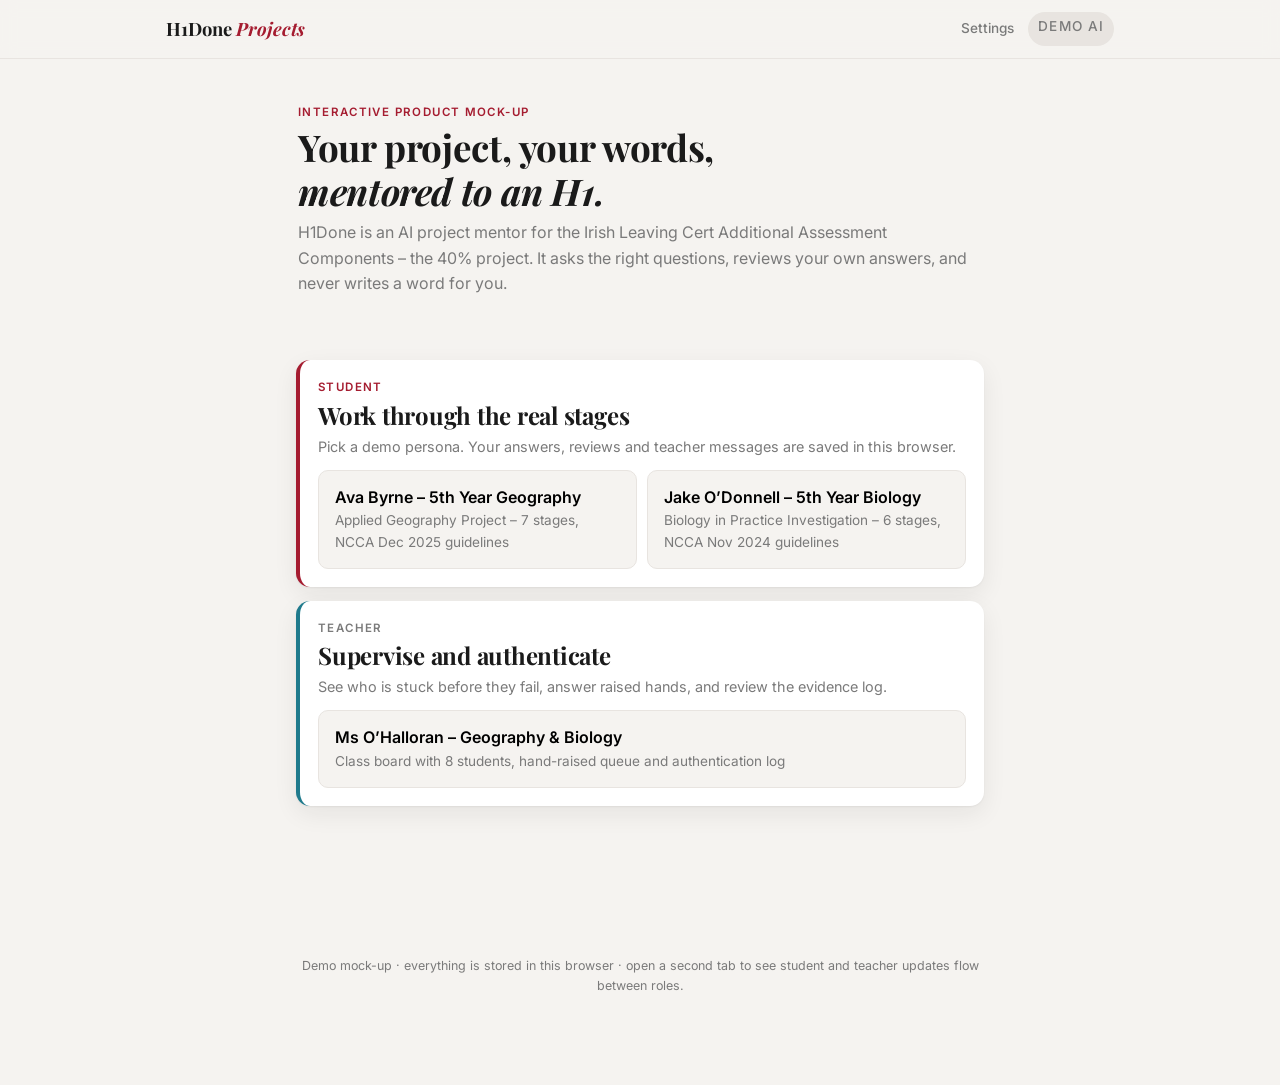
<file: index.html>
<!doctype html>
<html lang="en-IE">
<head>
  <meta charset="utf-8">
  <meta name="viewport" content="width=device-width, initial-scale=1, viewport-fit=cover">
  <title>H1Done Projects – Interactive mock-up</title>
  <meta name="description" content="Semi-interactive mock-up of H1Done Projects, an AI project mentor for Irish Leaving Cert Additional Assessment Components.">
  <meta name="theme-color" content="#A51C30">
  <link rel="preconnect" href="https://fonts.googleapis.com">
  <link rel="preconnect" href="https://fonts.gstatic.com" crossorigin>
  <link href="https://fonts.googleapis.com/css2?family=Inter:wght@400;500;600;700&family=Playfair+Display:ital,wght@0,500;0,600;0,700;1,500&display=swap" rel="stylesheet">
  <link rel="stylesheet" href="styles.css">
</head>
<body>
  <div id="app" class="app"></div>
  <div id="toast" class="toast" role="status" aria-live="polite"></div>
  <script src="data/geography-pack.js"></script>
  <script src="data/biology-pack.js"></script>
  <script src="data/seed-answers.js"></script>
  <script src="app.js"></script>
</body>
</html>
</file>
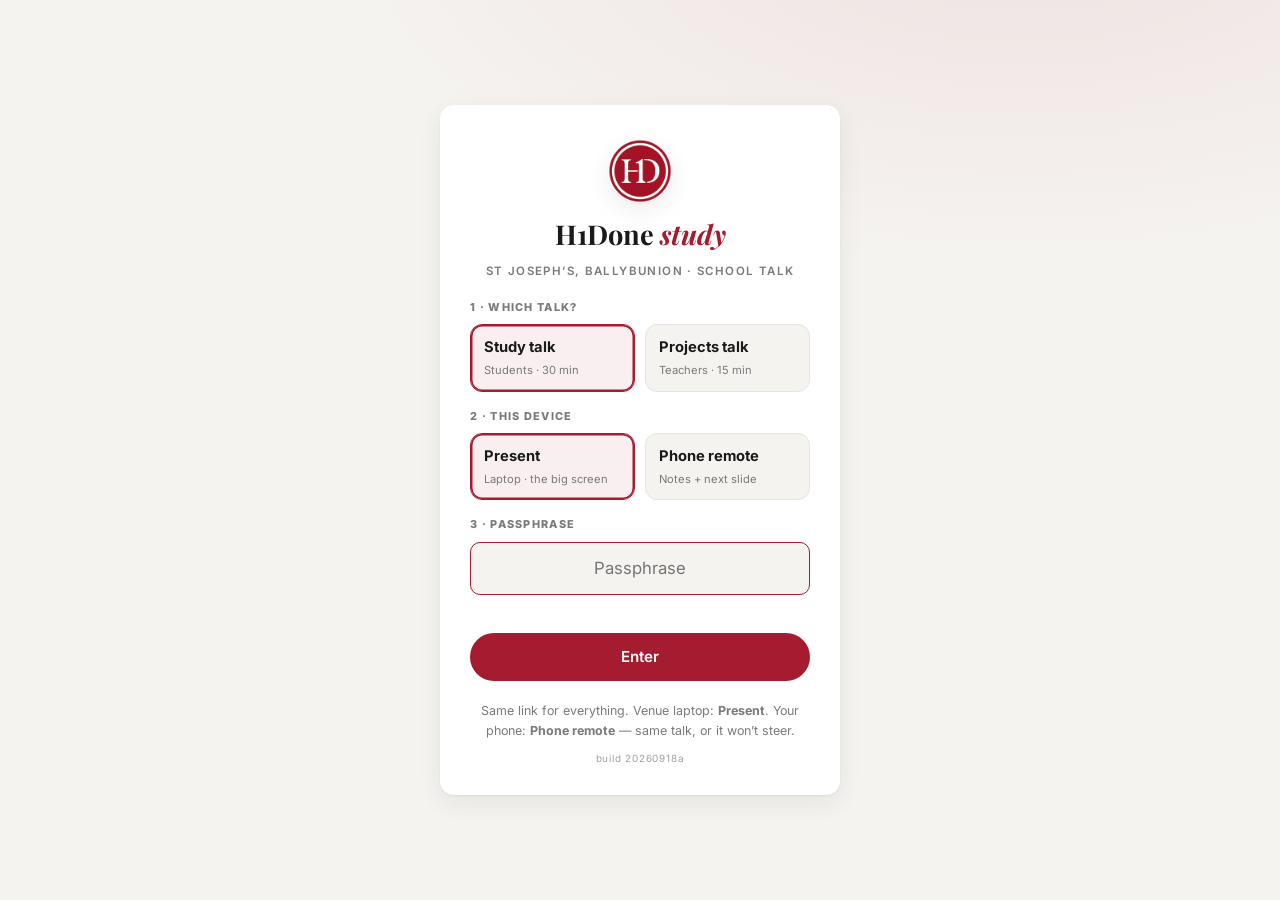
<file: talk/index.html>
<!doctype html>
<html lang="en-IE">
<head>
  <meta charset="utf-8">
  <meta name="viewport" content="width=device-width, initial-scale=1, viewport-fit=cover">
  <title>H1Done — school talk</title>
  <meta name="description" content="H1Done school talk — student study talk and teacher projects talk, one launcher.">
  <meta name="theme-color" content="#A51C30">
  <meta name="robots" content="noindex">
  <meta http-equiv="Cache-Control" content="no-cache, must-revalidate">
  <link rel="preconnect" href="https://fonts.googleapis.com">
  <link rel="preconnect" href="https://fonts.gstatic.com" crossorigin>
  <link href="https://fonts.googleapis.com/css2?family=Inter:wght@400;500;600;700;800;900&family=Playfair+Display:ital,wght@0,500;0,600;0,700;1,500;1,600&display=swap" rel="stylesheet">
  <link rel="stylesheet" href="talk.css?v=20260918a">
</head>
<body>
  <div id="app" class="app"></div>
  <div id="toast" class="toast" role="status" aria-live="polite"></div>
  <script src="vendor/mqtt.min.js"></script>
  <script src="app.js?v=20260918a"></script>
</body>
</html>
</file>
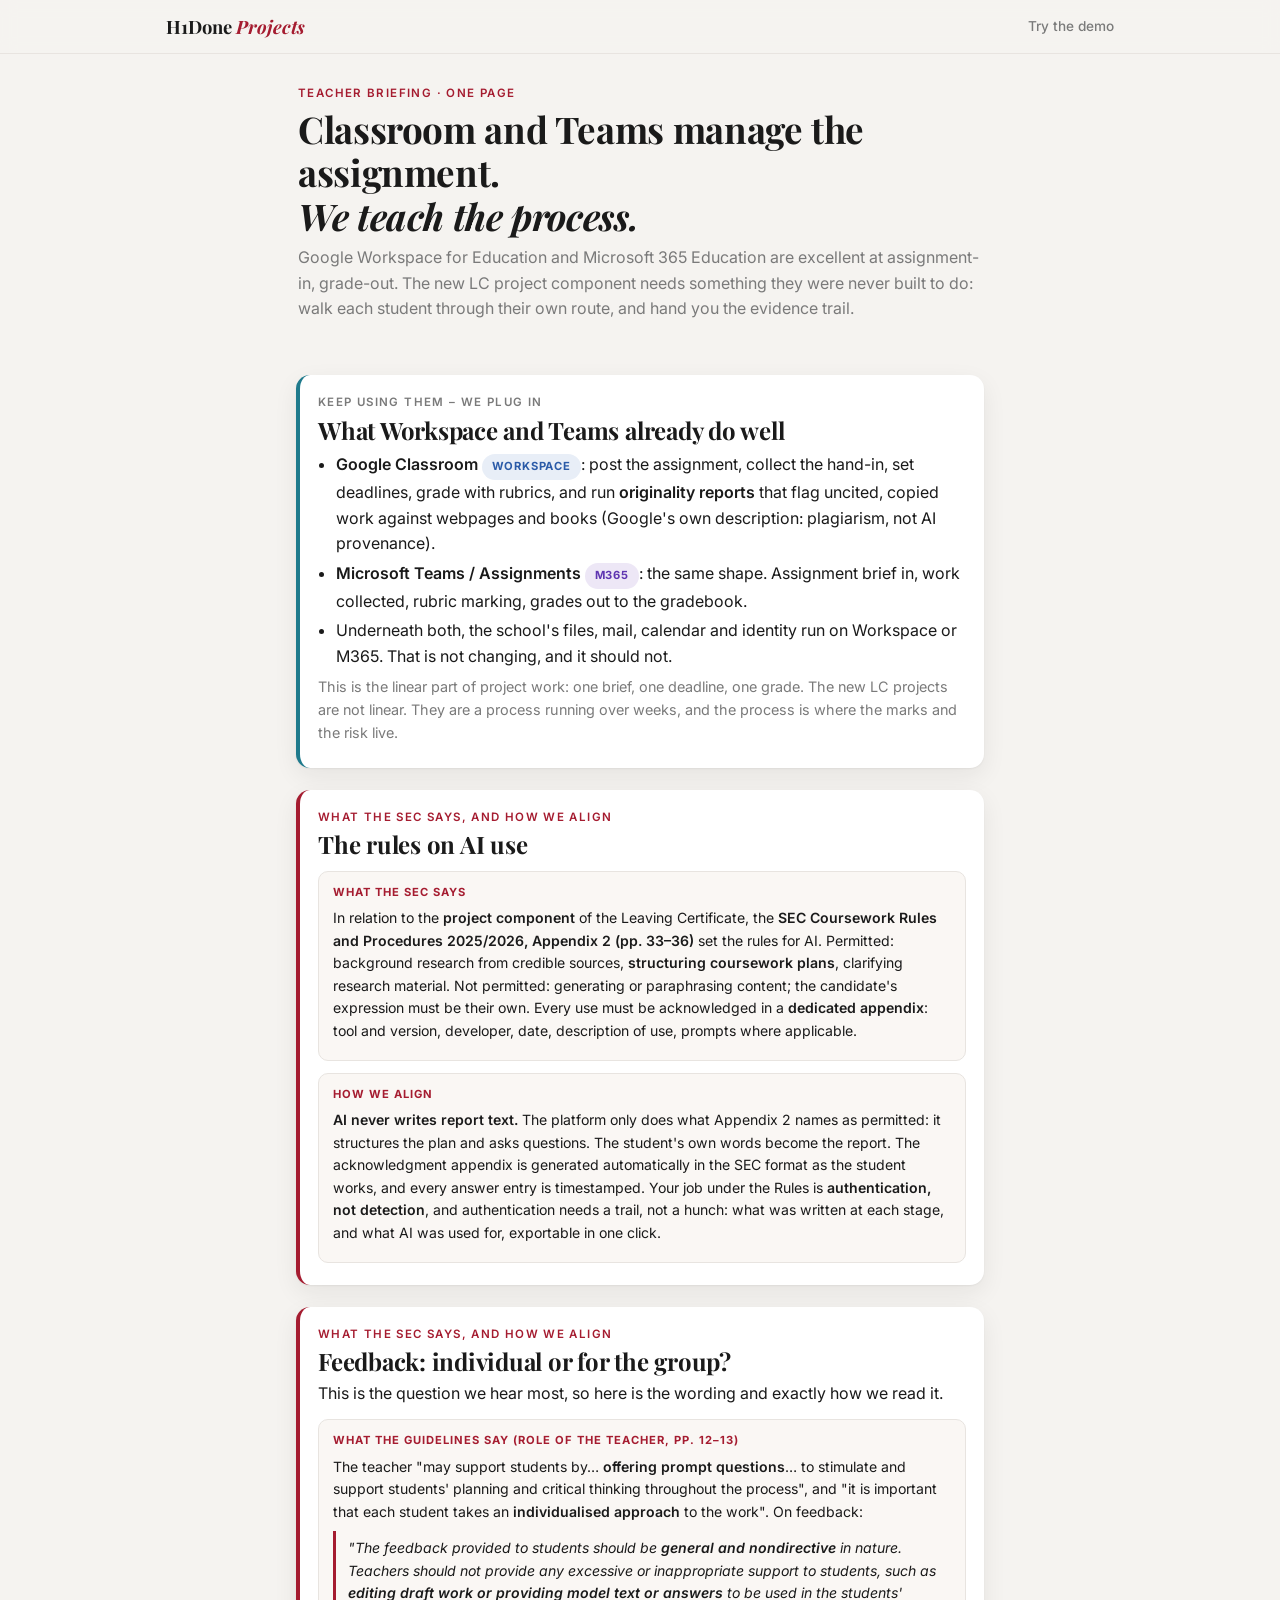
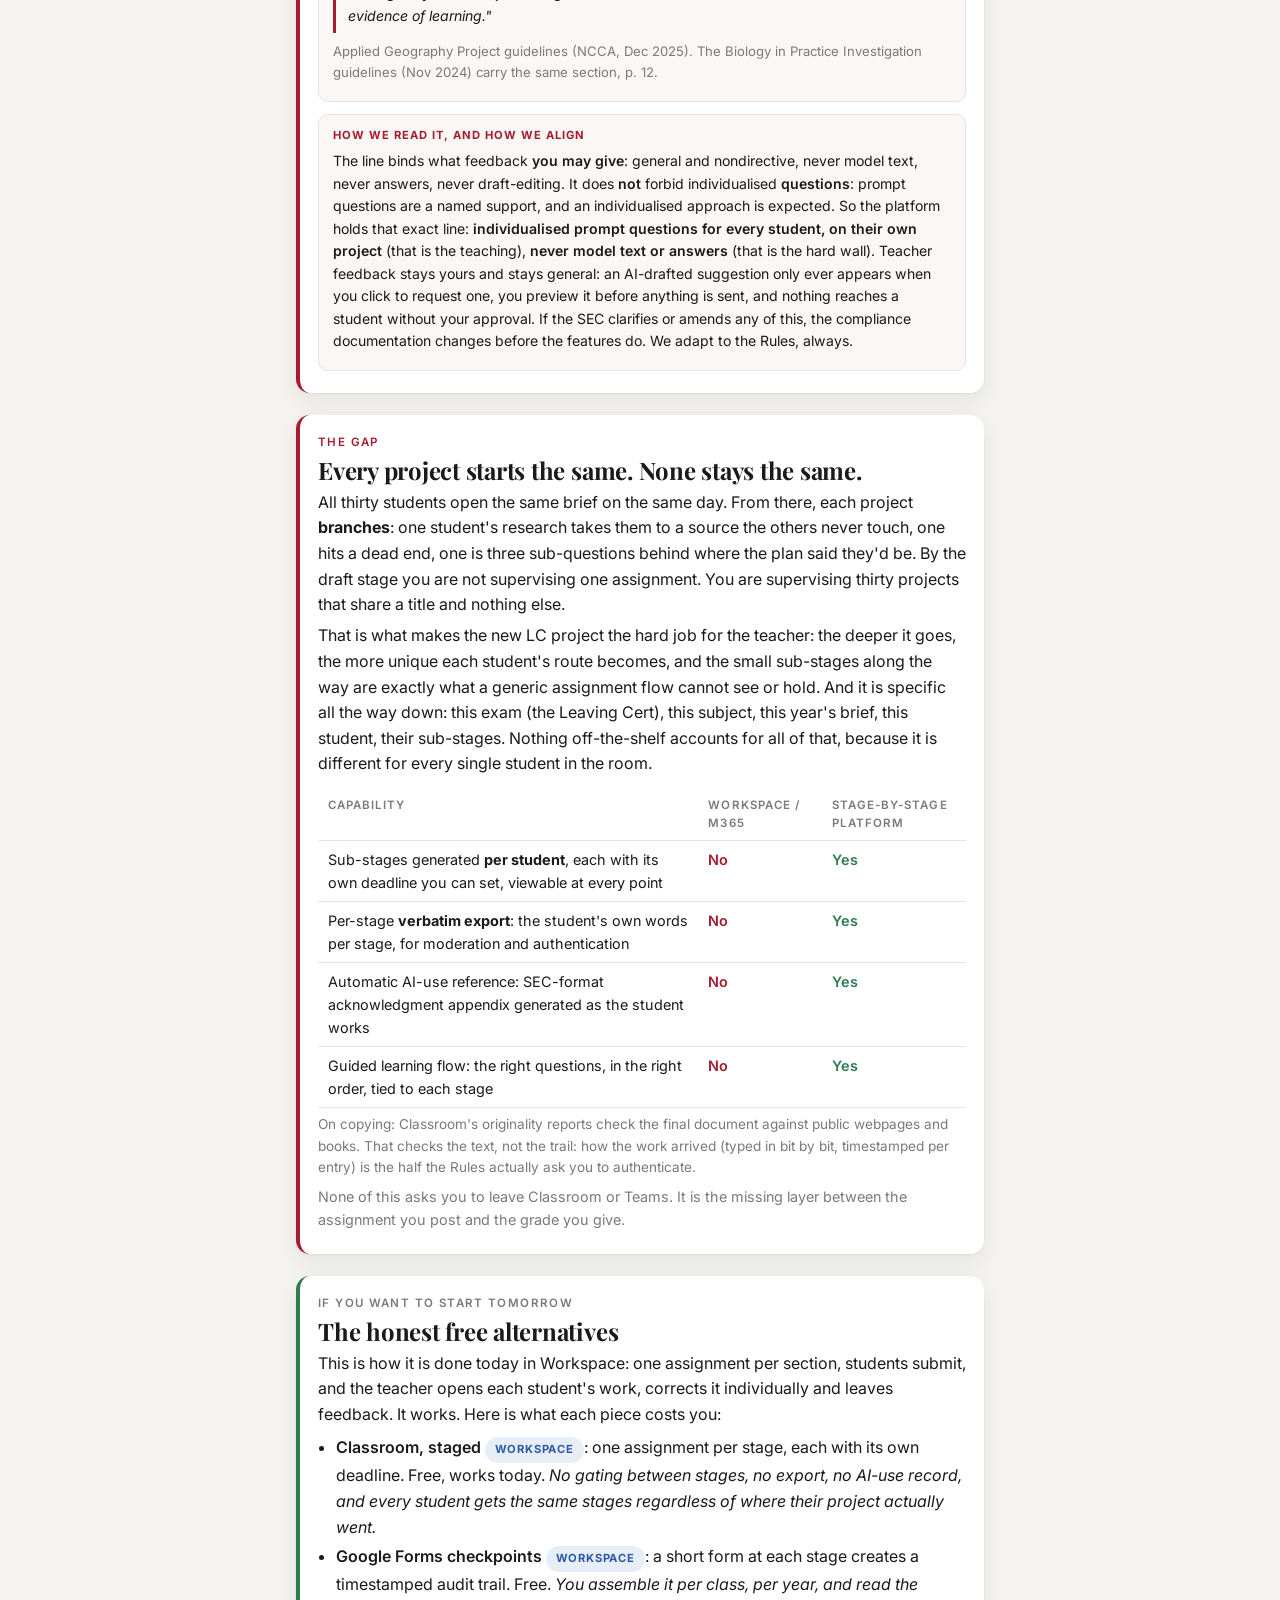
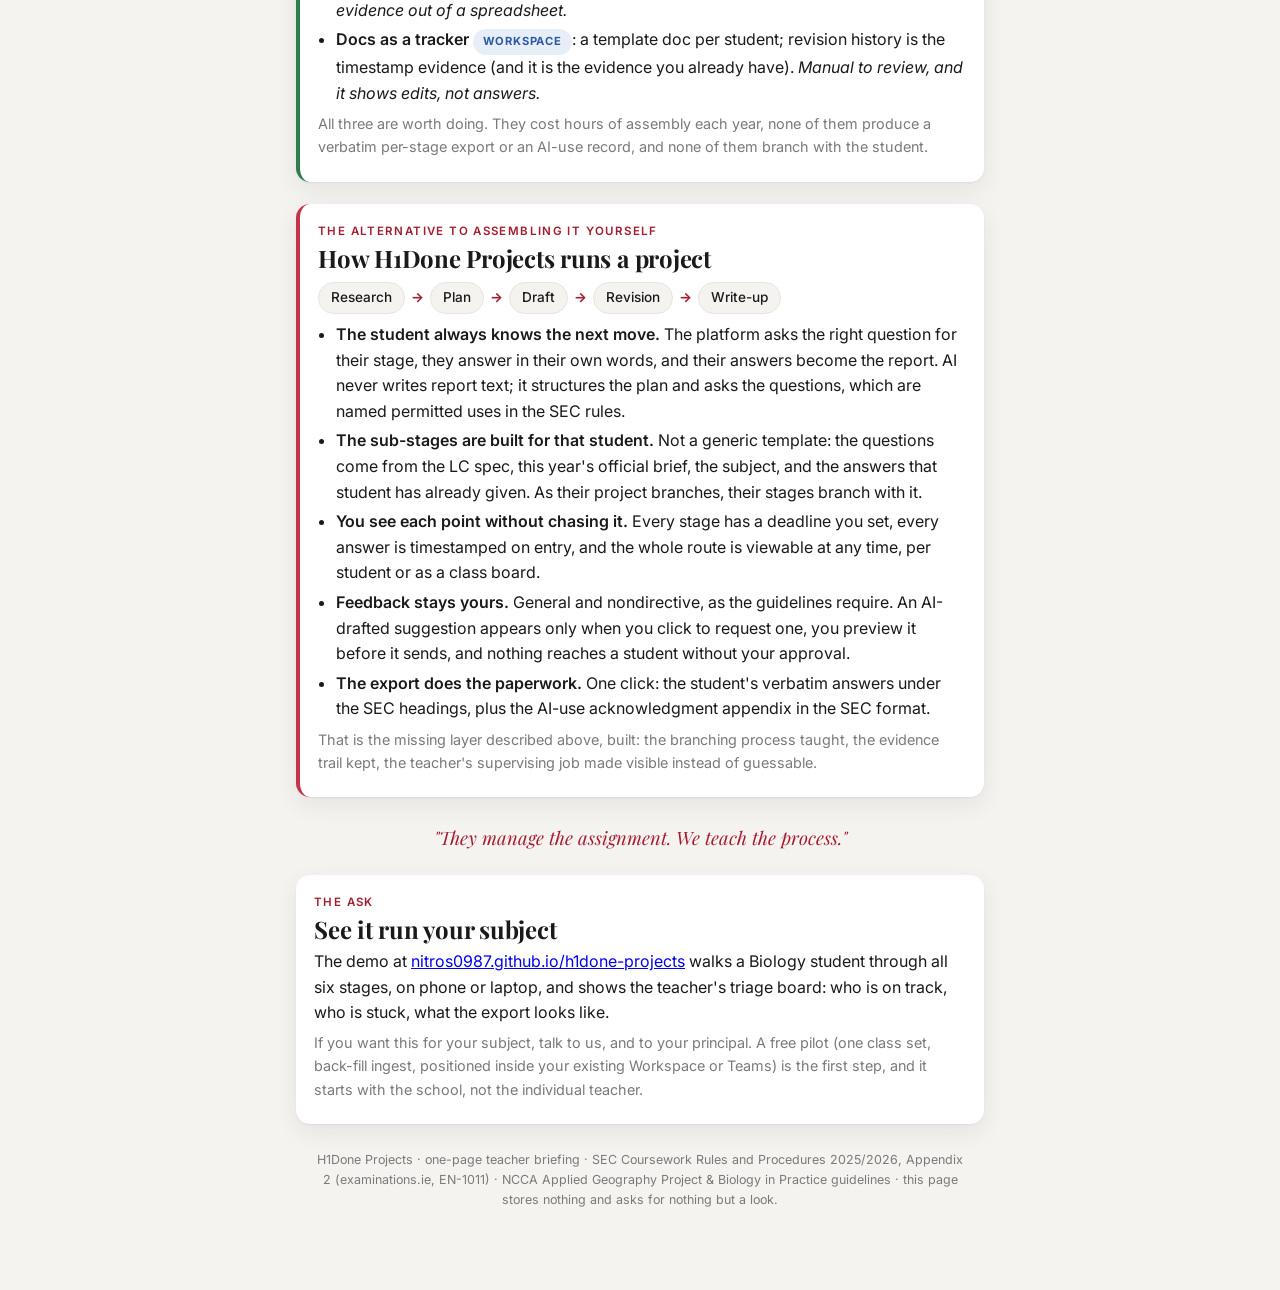
<file: workspace-gap.html>
<!doctype html>
<html lang="en-IE">
<head>
  <meta charset="utf-8">
  <meta name="viewport" content="width=device-width, initial-scale=1">
  <title>H1Done Projects – What Classroom and Teams do (and don't) for project work</title>
  <meta name="description" content="One-page comparison for teachers: what Google Workspace for Education and Microsoft 365 Education do for Leaving Cert project work, what the SEC rules say, and what a stage-by-stage platform adds.">
  <meta name="theme-color" content="#A51C30">
  <link rel="preconnect" href="https://fonts.googleapis.com">
  <link rel="preconnect" href="https://fonts.gstatic.com" crossorigin>
  <link href="https://fonts.googleapis.com/css2?family=Inter:wght@400;500;600;700&family=Playfair+Display:ital,wght@0,500;0,600;0,700;1,500&display=swap" rel="stylesheet">
  <style>
    :root {
      --crimson: #A51C30;
      --crimson-dark: #8B1728;
      --accent: #C4354A;
      --bg: #F5F3F0;
      --bg-alt: #E8E4E0;
      --card: #FFFFFF;
      --ink: #1A1A1A;
      --muted: #7A7A7A;
      --ok: #2E7D4F;
      --raised: #1F7A8C;
      --radius: 14px;
      --shadow: 0 1px 2px rgba(26, 26, 26, 0.05), 0 8px 24px rgba(26, 26, 26, 0.07);
    }

    * { box-sizing: border-box; }

    body {
      margin: 0;
      background: var(--bg);
      color: var(--ink);
      font: 16px/1.6 "Inter", system-ui, -apple-system, sans-serif;
    }

    h1, h2, h3 {
      font-family: "Playfair Display", Georgia, serif;
      line-height: 1.18;
      margin: 0 0 0.35rem;
      letter-spacing: -0.01em;
    }

    h2 { font-size: 1.5rem; }
    h3 { font-size: 1.1rem; }
    p { margin: 0.35rem 0; }

    .topbar {
      position: sticky;
      top: 0;
      z-index: 20;
      background: rgba(245, 243, 240, 0.92);
      backdrop-filter: blur(8px);
      border-bottom: 1px solid var(--bg-alt);
    }

    .topbar-inner {
      max-width: 980px;
      margin: 0 auto;
      padding: 12px 16px;
      display: flex;
      align-items: center;
      justify-content: space-between;
    }

    .brand {
      font-family: "Playfair Display", Georgia, serif;
      font-weight: 700;
      font-size: 1.15rem;
      color: var(--ink);
      text-decoration: none;
      white-space: nowrap;
    }

    .brand span { color: var(--crimson); font-style: italic; }

    .topnav { font-size: 0.85rem; font-weight: 500; color: var(--muted); text-decoration: none; }
    .topnav:hover { color: var(--crimson); }

    .container {
      max-width: 720px;
      margin: 0 auto;
      padding: 18px 16px 40px;
    }

    .kicker {
      font-size: 0.72rem;
      font-weight: 600;
      text-transform: uppercase;
      letter-spacing: 0.12em;
      color: var(--muted);
      margin: 0 0 4px;
    }

    .kicker.crimson { color: var(--crimson); }

    .hero {
      padding: 30px 18px 8px;
      max-width: 720px;
      margin: 0 auto;
    }

    .hero h1 { font-size: 2.3rem; margin-bottom: 8px; }
    .hero .lede { color: var(--muted); font-size: 1rem; }

    .card {
      background: var(--card);
      border-radius: var(--radius);
      box-shadow: var(--shadow);
      padding: 18px;
      margin-top: 22px;
    }

    .card.gap { border-left: 4px solid var(--crimson); }
    .card.plug { border-left: 4px solid var(--raised); }
    .card.free { border-left: 4px solid var(--ok); }
    .card.flow { border-left: 4px solid var(--accent); }
    .card.sec { border-left: 4px solid var(--crimson); }

    .card h2 { margin-top: 2px; }

    ul.tight { margin: 8px 0 4px; padding-left: 1.1rem; }
    ul.tight li { margin: 4px 0; }
    ul.tight li b { font-weight: 600; }

    .stageflow {
      display: flex;
      flex-wrap: wrap;
      align-items: center;
      gap: 6px;
      margin: 10px 0 6px;
      font-size: 0.85rem;
    }

    .stageflow .st {
      background: var(--bg);
      border: 1px solid var(--bg-alt);
      border-radius: 999px;
      padding: 4px 12px;
      font-weight: 500;
      white-space: nowrap;
    }

    .stageflow .arrow { color: var(--crimson); font-weight: 700; }

    .tally {
      margin: 12px 0 4px;
      border-collapse: collapse;
      width: 100%;
      font-size: 0.9rem;
    }

    .tally th, .tally td {
      text-align: left;
      padding: 7px 10px;
      border-bottom: 1px solid var(--bg-alt);
      vertical-align: top;
    }

    .tally th {
      font-size: 0.72rem;
      font-weight: 600;
      text-transform: uppercase;
      letter-spacing: 0.09em;
      color: var(--muted);
    }

    .tally td.yes { color: var(--ok); font-weight: 600; }
    .tally td.no { color: var(--crimson); font-weight: 600; }

    .tag {
      display: inline-block;
      font-size: 0.7rem;
      font-weight: 700;
      text-transform: uppercase;
      letter-spacing: 0.07em;
      border-radius: 999px;
      padding: 4px 10px;
      white-space: nowrap;
    }

    .tag.gws { background: #E8EEF7; color: #2B5BA8; }
    .tag.m365 { background: #EDE7F6; color: #5E35B1; }

    .anchor {
      background: #FAF7F4;
      border: 1px solid var(--bg-alt);
      border-radius: 10px;
      padding: 12px 14px;
      margin: 12px 0 4px;
      font-size: 0.88rem;
      color: var(--ink);
    }

    .anchor b { font-weight: 600; }

    .anchor .say {
      display: block;
      font-size: 0.7rem;
      font-weight: 700;
      text-transform: uppercase;
      letter-spacing: 0.09em;
      color: var(--crimson);
      margin-bottom: 2px;
    }

    blockquote {
      margin: 8px 0;
      padding: 6px 12px;
      border-left: 3px solid var(--crimson);
      font-style: italic;
      color: var(--ink);
    }

    .pullquote {
      font-family: "Playfair Display", Georgia, serif;
      font-style: italic;
      font-size: 1.15rem;
      color: var(--crimson);
      text-align: center;
      margin: 26px 0 6px;
    }

    .footnote {
      max-width: 720px;
      margin: 26px auto 0;
      padding: 0 16px 40px;
      text-align: center;
      color: var(--muted);
      font-size: 0.78rem;
    }

    @media print {
      @page { size: A4; margin: 10mm; }
      body { background: #fff; }
      .topbar { position: static; }
      .hero { padding-top: 6px; }
      .hero h1 { font-size: 1.55rem; }
      .hero .lede { font-size: 0.9rem; }
      .card { box-shadow: none; border: 1px solid var(--bg-alt); break-inside: avoid; margin-top: 12px; padding: 12px 14px; }
      .card h2 { font-size: 1.05rem; }
      .card p, li, td, th, .anchor { font-size: 8.5pt; }
      ul.tight li { margin: 2px 0; }
      .tally th, .tally td { padding: 4px 8px; }
      .pullquote { font-size: 0.95rem; margin: 12px 0 2px; }
      .footnote { margin-top: 10px; padding-bottom: 0; }
    }
    </style>
</head>
<body>
  <div class="topbar">
    <div class="topbar-inner">
      <a class="brand" href="https://nitros0987.github.io/h1done-projects/">H1Done <span>Projects</span></a>
      <a class="topnav" href="https://nitros0987.github.io/h1done-projects/">Try the demo</a>
    </div>
  </div>

  <div class="hero">
    <p class="kicker crimson">Teacher briefing · one page</p>
    <h1>Classroom and Teams manage the assignment.<br><em>We teach the process.</em></h1>
    <p class="lede">Google Workspace for Education and Microsoft 365 Education are excellent at assignment-in, grade-out. The new LC project component needs something they were never built to do: walk each student through their own route, and hand you the evidence trail.</p>
  </div>

  <div class="container">

    <div class="card plug">
      <p class="kicker">Keep using them &ndash; we plug in</p>
      <h2>What Workspace and Teams already do well</h2>
      <ul class="tight">
        <li><b>Google Classroom</b> <span class="tag gws">Workspace</span>: post the assignment, collect the hand-in, set deadlines, grade with rubrics, and run <b>originality reports</b> that flag uncited, copied work against webpages and books (Google's own description: plagiarism, not AI provenance).</li>
        <li><b>Microsoft Teams / Assignments</b> <span class="tag m365">M365</span>: the same shape. Assignment brief in, work collected, rubric marking, grades out to the gradebook.</li>
        <li>Underneath both, the school's files, mail, calendar and identity run on Workspace or M365. That is not changing, and it should not.</li>
      </ul>
      <p style="color:var(--muted);font-size:0.9rem">This is the linear part of project work: one brief, one deadline, one grade. The new LC projects are not linear. They are a process running over weeks, and the process is where the marks and the risk live.</p>
    </div>

    <div class="card sec">
      <p class="kicker crimson">What the SEC says, and how we align</p>
      <h2>The rules on AI use</h2>
      <div class="anchor">
        <span class="say">What the SEC says</span>
        <p>In relation to the <b>project component</b> of the Leaving Certificate, the <b>SEC Coursework Rules and Procedures 2025/2026, Appendix 2 (pp. 33&ndash;36)</b> set the rules for AI. Permitted: background research from credible sources, <b>structuring coursework plans</b>, clarifying research material. Not permitted: generating or paraphrasing content; the candidate's expression must be their own. Every use must be acknowledged in a <b>dedicated appendix</b>: tool and version, developer, date, description of use, prompts where applicable.</p>
      </div>
      <div class="anchor">
        <span class="say">How we align</span>
        <p><b>AI never writes report text.</b> The platform only does what Appendix 2 names as permitted: it structures the plan and asks questions. The student's own words become the report. The acknowledgment appendix is generated automatically in the SEC format as the student works, and every answer entry is timestamped. Your job under the Rules is <b>authentication, not detection</b>, and authentication needs a trail, not a hunch: what was written at each stage, and what AI was used for, exportable in one click.</p>
      </div>
    </div>

    <div class="card sec">
      <p class="kicker crimson">What the SEC says, and how we align</p>
      <h2>Feedback: individual or for the group?</h2>
      <p>This is the question we hear most, so here is the wording and exactly how we read it.</p>
      <div class="anchor">
        <span class="say">What the guidelines say (Role of the teacher, pp. 12&ndash;13)</span>
        <p>The teacher "may support students by… <b>offering prompt questions</b>… to stimulate and support students' planning and critical thinking throughout the process", and "it is important that each student takes an <b>individualised approach</b> to the work". On feedback:</p>
        <blockquote>"The feedback provided to students should be <b>general and nondirective</b> in nature. Teachers should not provide any excessive or inappropriate support to students, such as <b>editing draft work or providing model text or answers</b> to be used in the students' evidence of learning."</blockquote>
        <p style="color:var(--muted);font-size:0.82rem">Applied Geography Project guidelines (NCCA, Dec 2025). The Biology in Practice Investigation guidelines (Nov 2024) carry the same section, p. 12.</p>
      </div>
      <div class="anchor">
        <span class="say">How we read it, and how we align</span>
        <p>The line binds what feedback <b>you may give</b>: general and nondirective, never model text, never answers, never draft-editing. It does <b>not</b> forbid individualised <b>questions</b>: prompt questions are a named support, and an individualised approach is expected. So the platform holds that exact line: <b>individualised prompt questions for every student, on their own project</b> (that is the teaching), <b>never model text or answers</b> (that is the hard wall). Teacher feedback stays yours and stays general: an AI-drafted suggestion only ever appears when you click to request one, you preview it before anything is sent, and nothing reaches a student without your approval. If the SEC clarifies or amends any of this, the compliance documentation changes before the features do. We adapt to the Rules, always.</p>
      </div>
    </div>

    <div class="card gap">
      <p class="kicker crimson">The gap</p>
      <h2>Every project starts the same. None stays the same.</h2>
      <p>All thirty students open the same brief on the same day. From there, each project <b>branches</b>: one student's research takes them to a source the others never touch, one hits a dead end, one is three sub-questions behind where the plan said they'd be. By the draft stage you are not supervising one assignment. You are supervising thirty projects that share a title and nothing else.</p>
      <p>That is what makes the new LC project the hard job for the teacher: the deeper it goes, the more unique each student's route becomes, and the small sub-stages along the way are exactly what a generic assignment flow cannot see or hold. And it is specific all the way down: this exam (the Leaving Cert), this subject, this year's brief, this student, their sub-stages. Nothing off-the-shelf accounts for all of that, because it is different for every single student in the room.</p>
      <table class="tally">
        <tr><th>Capability</th><th>Workspace / M365</th><th>Stage-by-stage platform</th></tr>
        <tr><td>Sub-stages generated <b>per student</b>, each with its own deadline you can set, viewable at every point</td><td class="no">No</td><td class="yes">Yes</td></tr>
        <tr><td>Per-stage <b>verbatim export</b>: the student's own words per stage, for moderation and authentication</td><td class="no">No</td><td class="yes">Yes</td></tr>
        <tr><td>Automatic AI-use reference: SEC-format acknowledgment appendix generated as the student works</td><td class="no">No</td><td class="yes">Yes</td></tr>
        <tr><td>Guided learning flow: the right questions, in the right order, tied to each stage</td><td class="no">No</td><td class="yes">Yes</td></tr>
      </table>
      <p style="color:var(--muted);font-size:0.85rem">On copying: Classroom's originality reports check the final document against public webpages and books. That checks the text, not the trail: how the work arrived (typed in bit by bit, timestamped per entry) is the half the Rules actually ask you to authenticate.</p>
      <p style="color:var(--muted);font-size:0.9rem">None of this asks you to leave Classroom or Teams. It is the missing layer between the assignment you post and the grade you give.</p>
    </div>

    <div class="card free">
      <p class="kicker">If you want to start tomorrow</p>
      <h2>The honest free alternatives</h2>
      <p>This is how it is done today in Workspace: one assignment per section, students submit, and the teacher opens each student's work, corrects it individually and leaves feedback. It works. Here is what each piece costs you:</p>
      <ul class="tight">
        <li><b>Classroom, staged</b> <span class="tag gws">Workspace</span>: one assignment per stage, each with its own deadline. Free, works today. <i>No gating between stages, no export, no AI-use record, and every student gets the same stages regardless of where their project actually went.</i></li>
        <li><b>Google Forms checkpoints</b> <span class="tag gws">Workspace</span>: a short form at each stage creates a timestamped audit trail. Free. <i>You assemble it per class, per year, and read the evidence out of a spreadsheet.</i></li>
        <li><b>Docs as a tracker</b> <span class="tag gws">Workspace</span>: a template doc per student; revision history is the timestamp evidence (and it is the evidence you already have). <i>Manual to review, and it shows edits, not answers.</i></li>
      </ul>
      <p style="color:var(--muted);font-size:0.9rem">All three are worth doing. They cost hours of assembly each year, none of them produce a verbatim per-stage export or an AI-use record, and none of them branch with the student.</p>
    </div>

    <div class="card flow">
      <p class="kicker crimson">The alternative to assembling it yourself</p>
      <h2>How H1Done Projects runs a project</h2>
      <div class="stageflow">
        <span class="st">Research</span><span class="arrow">&rarr;</span>
        <span class="st">Plan</span><span class="arrow">&rarr;</span>
        <span class="st">Draft</span><span class="arrow">&rarr;</span>
        <span class="st">Revision</span><span class="arrow">&rarr;</span>
        <span class="st">Write-up</span>
      </div>
      <ul class="tight">
        <li><b>The student always knows the next move.</b> The platform asks the right question for their stage, they answer in their own words, and their answers become the report. AI never writes report text; it structures the plan and asks the questions, which are named permitted uses in the SEC rules.</li>
        <li><b>The sub-stages are built for that student.</b> Not a generic template: the questions come from the LC spec, this year's official brief, the subject, and the answers that student has already given. As their project branches, their stages branch with it.</li>
        <li><b>You see each point without chasing it.</b> Every stage has a deadline you set, every answer is timestamped on entry, and the whole route is viewable at any time, per student or as a class board.</li>
        <li><b>Feedback stays yours.</b> General and nondirective, as the guidelines require. An AI-drafted suggestion appears only when you click to request one, you preview it before it sends, and nothing reaches a student without your approval.</li>
        <li><b>The export does the paperwork.</b> One click: the student's verbatim answers under the SEC headings, plus the AI-use acknowledgment appendix in the SEC format.</li>
      </ul>
      <p style="color:var(--muted);font-size:0.9rem">That is the missing layer described above, built: the branching process taught, the evidence trail kept, the teacher's supervising job made visible instead of guessable.</p>
    </div>

    <p class="pullquote">"They manage the assignment. We teach the process."</p>

    <div class="card">
      <p class="kicker crimson">The ask</p>
      <h2>See it run your subject</h2>
      <p>The demo at <a href="https://nitros0987.github.io/h1done-projects/">nitros0987.github.io/h1done-projects</a> walks a Biology student through all six stages, on phone or laptop, and shows the teacher's triage board: who is on track, who is stuck, what the export looks like.</p>
      <p style="color:var(--muted);font-size:0.9rem">If you want this for your subject, talk to us, and to your principal. A free pilot (one class set, back-fill ingest, positioned inside your existing Workspace or Teams) is the first step, and it starts with the school, not the individual teacher.</p>
    </div>

    <p class="footnote">H1Done Projects &middot; one-page teacher briefing &middot; SEC Coursework Rules and Procedures 2025/2026, Appendix 2 (examinations.ie, EN-1011) &middot; NCCA Applied Geography Project &amp; Biology in Practice guidelines &middot; this page stores nothing and asks for nothing but a look.</p>
  </div>
</body>
</html>
</file>
<file: styles.css>
:root {
  --crimson: #A51C30;
  --crimson-dark: #8B1728;
  --accent: #C4354A;
  --bg: #F5F3F0;
  --bg-alt: #E8E4E0;
  --card: #FFFFFF;
  --ink: #1A1A1A;
  --muted: #7A7A7A;
  --ok: #2E7D4F;
  --stalled: #C77D1F;
  --stuck: #B3372E;
  --raised: #1F7A8C;
  --radius: 14px;
  --shadow: 0 1px 2px rgba(26, 26, 26, 0.05), 0 8px 24px rgba(26, 26, 26, 0.07);
}

* {
  box-sizing: border-box;
}

html {
  -webkit-text-size-adjust: 100%;
}

body {
  margin: 0;
  background: var(--bg);
  color: var(--ink);
  font: 16px/1.6 "Inter", system-ui, -apple-system, sans-serif;
}

h1, h2, h3 {
  font-family: "Playfair Display", Georgia, serif;
  line-height: 1.18;
  margin: 0 0 0.35rem;
  letter-spacing: -0.01em;
}

h1 { font-size: 2rem; }
h2 { font-size: 1.5rem; }
h3 { font-size: 1.1rem; }

p { margin: 0.35rem 0; }

a { color: var(--crimson); text-decoration: none; }
a:hover { text-decoration: underline; }

.topbar {
  position: sticky;
  top: 0;
  z-index: 20;
  background: rgba(245, 243, 240, 0.92);
  backdrop-filter: blur(8px);
  border-bottom: 1px solid var(--bg-alt);
}

.topbar-inner {
  max-width: 980px;
  margin: 0 auto;
  padding: 12px 16px;
  display: flex;
  align-items: center;
  justify-content: space-between;
  gap: 12px;
}

.brand {
  font-family: "Playfair Display", Georgia, serif;
  font-weight: 700;
  font-size: 1.15rem;
  color: var(--ink);
  white-space: nowrap;
}

.brand span { color: var(--crimson); font-style: italic; }

.topbar nav {
  display: flex;
  gap: 4px;
  flex-wrap: wrap;
  justify-content: flex-end;
}

.topbar nav a {
  font-size: 0.85rem;
  font-weight: 500;
  color: var(--muted);
  padding: 6px 10px;
  border-radius: 999px;
  white-space: nowrap;
}

.topbar nav a.on { color: var(--crimson); background: #fff; }
.topbar nav a:hover { color: var(--crimson); text-decoration: none; }

.container {
  max-width: 720px;
  margin: 0 auto;
  padding: 18px 16px 110px;
}

.container.wide { max-width: 980px; }

.kicker {
  font-size: 0.72rem;
  font-weight: 600;
  text-transform: uppercase;
  letter-spacing: 0.12em;
  color: var(--muted);
  margin: 0 0 4px;
}

.kicker.crimson { color: var(--crimson); }

.card {
  background: var(--card);
  border-radius: var(--radius);
  box-shadow: var(--shadow);
  padding: 18px;
  margin: 0 0 14px;
}

.card.tint {
  background: #FDF7F5;
  border: 1px solid #EED9D4;
}

.hero {
  padding: 30px 18px 8px;
  max-width: 720px;
  margin: 0 auto;
}

.hero h1 { font-size: 2.3rem; margin-bottom: 8px; }
.hero .lede { color: var(--muted); font-size: 1rem; }

.role-grid { margin-top: 22px; }

.role-card { border-left: 4px solid var(--crimson); }

.role-card.teacher { border-left-color: var(--raised); }

.role-buttons {
  display: flex;
  flex-direction: column;
  gap: 10px;
  margin-top: 12px;
}

.role-btn {
  display: block;
  width: 100%;
  text-align: left;
  background: var(--bg);
  border: 1px solid var(--bg-alt);
  border-radius: 10px;
  padding: 14px 16px;
  font: inherit;
  cursor: pointer;
  transition: border-color 0.15s, background 0.15s;
}

.role-btn:hover { border-color: var(--crimson); background: #fff; }

.role-btn .who { font-weight: 600; display: block; }
.role-btn .what { color: var(--muted); font-size: 0.85rem; display: block; }

.btn {
  display: inline-block;
  border: none;
  border-radius: 999px;
  padding: 12px 20px;
  font: 600 0.95rem "Inter", sans-serif;
  cursor: pointer;
  background: var(--bg-alt);
  color: var(--ink);
  transition: background 0.15s, transform 0.05s;
}

.btn:active { transform: scale(0.98); }

.btn.primary { background: var(--crimson); color: #fff; }
.btn.primary:hover { background: var(--crimson-dark); }
.btn.ghost {
  background: transparent;
  border: 1.5px solid var(--crimson);
  color: var(--crimson);
}
.btn.small { padding: 8px 14px; font-size: 0.82rem; }

.backlink {
  display: inline-block;
  font-size: 0.85rem;
  font-weight: 600;
  color: var(--muted);
  margin-bottom: 10px;
}

.backlink:hover { color: var(--crimson); }

.progress {
  height: 9px;
  background: var(--bg-alt);
  border-radius: 999px;
  overflow: hidden;
  margin: 12px 0 6px;
}

.progress span {
  display: block;
  height: 100%;
  background: linear-gradient(90deg, var(--crimson), var(--accent));
  border-radius: 999px;
  transition: width 0.4s ease;
}

.progress-note { font-size: 0.85rem; color: var(--muted); }

.stage-map {
  list-style: none;
  margin: 14px 0 0;
  padding: 0;
  position: relative;
}

.stage-map::before {
  content: "";
  position: absolute;
  left: 11px;
  top: 16px;
  bottom: 16px;
  width: 2px;
  background: var(--bg-alt);
}

.stage-map li {
  position: relative;
  margin: 0 0 12px;
}

.marker {
  position: absolute;
  left: 0;
  top: 18px;
  width: 24px;
  height: 24px;
  border-radius: 50%;
  background: #fff;
  border: 2px solid var(--bg-alt);
  z-index: 1;
}

.marker.done { background: var(--crimson); border-color: var(--crimson); }
.marker.done::after {
  content: "";
  position: absolute;
  left: 6px;
  top: 6px;
  width: 9px;
  height: 5px;
  border-left: 2px solid #fff;
  border-bottom: 2px solid #fff;
  transform: rotate(-45deg);
}

.marker.current { border-color: var(--crimson); }
.marker.current::before {
  content: "";
  position: absolute;
  left: 6px;
  top: 6px;
  width: 8px;
  height: 8px;
  border-radius: 50%;
  background: var(--crimson);
  animation: pulse 1.8s ease-out infinite;
}

@keyframes pulse {
  0% { box-shadow: 0 0 0 0 rgba(165, 28, 48, 0.45); }
  70% { box-shadow: 0 0 0 9px rgba(165, 28, 48, 0); }
  100% { box-shadow: 0 0 0 0 rgba(165, 28, 48, 0); }
}

.stagecard {
  display: flex;
  align-items: flex-start;
  justify-content: space-between;
  gap: 12px;
  background: var(--card);
  border-radius: var(--radius);
  box-shadow: var(--shadow);
  padding: 14px 16px;
  margin-left: 36px;
  color: var(--ink);
}

.stagecard:hover { text-decoration: none; outline: 2px solid var(--crimson); outline-offset: -2px; }

.stagecard.locked { opacity: 0.62; }

.stage-name { display: block; font-weight: 600; font-size: 1rem; margin-top: 2px; }
.stage-blurb { display: block; color: var(--muted); font-size: 0.85rem; line-height: 1.45; }
.stage-top { display: block; font-size: 0.72rem; font-weight: 600; text-transform: uppercase; letter-spacing: 0.09em; color: var(--muted); }

.tag {
  flex-shrink: 0;
  font-size: 0.7rem;
  font-weight: 700;
  text-transform: uppercase;
  letter-spacing: 0.07em;
  border-radius: 999px;
  padding: 4px 10px;
  white-space: nowrap;
  align-self: center;
}

.tag.done { background: #E4F0E8; color: var(--ok); }
.tag.current { background: #F7E3E6; color: var(--crimson); }
.tag.locked { background: var(--bg-alt); color: var(--muted); }

.q-text {
  font-family: "Playfair Display", Georgia, serif;
  font-size: 1.35rem;
  line-height: 1.35;
  margin: 6px 0 14px;
}

.q-label { color: var(--crimson); margin-bottom: 2px; }

label.field-label {
  display: block;
  font-size: 0.8rem;
  font-weight: 600;
  color: var(--muted);
  margin: 12px 0 6px;
}

textarea, input[type="password"], input[type="text"] {
  width: 100%;
  border: 1.5px solid var(--bg-alt);
  border-radius: 10px;
  background: #FCFBFA;
  padding: 12px;
  font: 400 0.95rem/1.55 "Inter", sans-serif;
  color: var(--ink);
  resize: vertical;
}

textarea:focus, input:focus {
  outline: none;
  border-color: var(--crimson);
  background: #fff;
}

details.promptbank {
  border-top: 1px dashed var(--bg-alt);
  border-bottom: 1px dashed var(--bg-alt);
  padding: 8px 0;
  margin: 0 0 14px;
}

details.promptbank summary {
  cursor: pointer;
  font-size: 0.8rem;
  font-weight: 600;
  color: var(--muted);
}

details.promptbank ul { margin: 8px 0 2px; padding-left: 18px; }
details.promptbank li { font-size: 0.85rem; color: var(--muted); margin: 4px 0; }

.review { border-left: 4px solid var(--ok); }

.review.flagged { border-left-color: var(--stuck); }

.review h3 { margin-top: 12px; }

.review h3:first-of-type { margin-top: 4px; }

.review ul { margin: 6px 0; padding-left: 0; list-style: none; }

.review li {
  position: relative;
  padding-left: 20px;
  margin: 8px 0;
  font-size: 0.93rem;
}

.review ul.strengths li::before {
  content: "";
  position: absolute;
  left: 2px;
  top: 8px;
  width: 8px;
  height: 8px;
  border-radius: 50%;
  background: var(--ok);
}

.review ul.prompts li::before {
  content: "";
  position: absolute;
  left: 2px;
  top: 8px;
  width: 8px;
  height: 2px;
  background: var(--crimson);
}

.review-actions {
  display: flex;
  gap: 10px;
  flex-wrap: wrap;
  margin-top: 16px;
}

.source-badge {
  display: inline-block;
  font-size: 0.68rem;
  font-weight: 700;
  text-transform: uppercase;
  letter-spacing: 0.08em;
  border-radius: 999px;
  padding: 3px 9px;
  margin-left: 8px;
  vertical-align: middle;
}

.source-badge.canned { background: var(--bg-alt); color: var(--muted); }
.source-badge.live { background: #E1EEF1; color: var(--raised); }

.reading { text-align: center; color: var(--muted); font-style: italic; padding: 26px 18px; }

.reading::after {
  content: "";
  display: block;
  width: 42px;
  height: 3px;
  margin: 14px auto 0;
  border-radius: 999px;
  background: var(--crimson);
  animation: load 1.1s ease-in-out infinite alternate;
}

@keyframes reading-bar {
  from { width: 12px; }
  to { width: 42px; }
}

.reading::after { animation-name: reading-bar; }

.dod-list { margin: 8px 0 0; padding-left: 0; list-style: none; }

.dod-list li {
  position: relative;
  padding-left: 26px;
  margin: 9px 0;
  font-size: 0.9rem;
}

.dod-list li::before {
  content: "";
  position: absolute;
  left: 0;
  top: 3px;
  width: 14px;
  height: 14px;
  border-radius: 50%;
  border: 1.5px solid var(--bg-alt);
  background: #fff;
}

.dod-list li.hit::before {
  background: var(--ok);
  border-color: var(--ok);
}

.dod-list li.hit::after {
  content: "";
  position: absolute;
  left: 5px;
  top: 7px;
  width: 6px;
  height: 3px;
  border-left: 1.5px solid #fff;
  border-bottom: 1.5px solid #fff;
  transform: rotate(-45deg);
}

.banner {
  background: #F7E3E6;
  border: 1px solid #EBC4CB;
  border-radius: var(--radius);
  padding: 14px 16px;
  margin: 0 0 14px;
}

.banner h3 { color: var(--crimson-dark); margin-bottom: 4px; }

.banner .msg-text { font-size: 0.95rem; }

.banner .msg-time { font-size: 0.78rem; color: var(--muted); }

.done-banner {
  background: #E4F0E8;
  border: 1px solid #CBE2D3;
  border-radius: var(--radius);
  padding: 14px 16px;
  margin: 0 0 14px;
}

.done-banner h3 { color: var(--ok); margin-bottom: 4px; }

.export-headings h3 {
  border-bottom: 2px solid var(--crimson);
  padding-bottom: 6px;
  margin-top: 26px;
}

.answer-block { margin: 12px 0; }

.answer-block .q-ref {
  font-size: 0.78rem;
  font-weight: 600;
  color: var(--muted);
  margin: 0 0 3px;
}

.answer-block .a-text {
  margin: 0;
  background: #FCFBFA;
  border-left: 3px solid var(--bg-alt);
  padding: 10px 12px;
  font-size: 0.93rem;
  white-space: pre-wrap;
}

.empty-note { color: var(--muted); font-style: italic; font-size: 0.88rem; }

.ai-ref-block {
  background: #FDF7F5;
  border: 1px solid #EED9D5;
  border-radius: var(--radius);
  padding: 16px 18px;
  margin-top: 26px;
}

.ai-ref-block dl { margin: 8px 0 0; }

.ai-ref-block dt { font-size: 0.75rem; font-weight: 700; text-transform: uppercase; letter-spacing: 0.08em; color: var(--crimson); margin-top: 10px; }
.ai-ref-block dd { margin: 2px 0 0; font-size: 0.92rem; }
.ai-ref-block .placeholder { color: var(--muted); font-style: italic; }

.policy-note {
  margin-top: 16px;
  font-size: 0.8rem;
  color: var(--muted);
  border-top: 1px dashed var(--bg-alt);
  padding-top: 10px;
}

.queue-head {
  display: flex;
  align-items: center;
  gap: 8px;
  margin: 20px 0 10px;
}

.queue-head h3 { margin: 0; }

.pinned { border-left: 4px solid var(--raised); }

.legend {
  display: flex;
  flex-wrap: wrap;
  gap: 14px;
  margin: 4px 0 16px;
  font-size: 0.8rem;
  color: var(--muted);
}

.legend span { display: inline-flex; align-items: center; gap: 6px; }

.dot {
  display: inline-block;
  width: 11px;
  height: 11px;
  border-radius: 50%;
  flex-shrink: 0;
}

.dot.ok { background: var(--ok); }
.dot.stalled { background: var(--stalled); }
.dot.stuck { background: var(--stuck); }
.dot.raised { background: var(--raised); animation: blink 1.6s ease-in-out infinite; }

@keyframes blink {
  0%, 100% { opacity: 1; }
  50% { opacity: 0.45; }
}

.chips {
  display: flex;
  gap: 8px;
  overflow-x: auto;
  padding: 4px 0 10px;
  margin-bottom: 6px;
}

.chip {
  flex-shrink: 0;
  border: 1.5px solid var(--bg-alt);
  background: #fff;
  color: var(--muted);
  border-radius: 999px;
  padding: 7px 15px;
  font: 600 0.82rem "Inter", sans-serif;
  cursor: pointer;
  transition: all 0.15s;
}

.chip.on {
  background: var(--crimson);
  border-color: var(--crimson);
  color: #fff;
}

.tgrid {
  display: grid;
  grid-template-columns: 1fr;
  gap: 12px;
}

.tcard {
  display: block;
  color: var(--ink);
  padding: 15px 16px;
}

.tcard:hover { text-decoration: none; outline: 2px solid var(--crimson); outline-offset: -2px; }

.tcard-top {
  display: flex;
  align-items: center;
  gap: 8px;
  margin-bottom: 6px;
}

.status-label { font-size: 0.76rem; font-weight: 600; color: var(--muted); }

.subject-chip {
  margin-left: auto;
  font-size: 0.66rem;
  font-weight: 700;
  text-transform: uppercase;
  letter-spacing: 0.07em;
  color: var(--muted);
  background: var(--bg);
  border-radius: 999px;
  padding: 3px 9px;
}

.tcard h3 { margin: 0 0 2px; font-size: 1.08rem; }

.tstage { font-size: 0.86rem; margin: 0; }

.tmeta { font-size: 0.78rem; color: var(--muted); margin: 2px 0 0; }

.traised { font-size: 0.8rem; font-weight: 600; color: var(--raised); margin: 6px 0 0; }

.profile-head { display: flex; align-items: center; gap: 12px; }

.profile-dot { width: 14px; height: 14px; }

.sub-list { list-style: none; margin: 0; padding: 0; }

.sub-item { border-top: 1px solid var(--bg-alt); padding: 12px 0; }

.sub-item:first-child { border-top: none; padding-top: 2px; }

.sub-item .q-ref { font-size: 0.8rem; color: var(--muted); margin: 0 0 4px; }

.sub-item .excerpt { margin: 0 0 6px; font-size: 0.92rem; }

.verdict {
  display: inline-block;
  font-size: 0.68rem;
  font-weight: 700;
  text-transform: uppercase;
  letter-spacing: 0.07em;
  border-radius: 999px;
  padding: 3px 10px;
}

.verdict.proceed { background: #E4F0E8; color: var(--ok); }
.verdict.revise { background: #F7EAD8; color: var(--stalled); }

.sub-time { font-size: 0.75rem; color: var(--muted); margin-left: 8px; }

.advice-box textarea { min-height: 90px; }

.advice-note { font-size: 0.8rem; color: var(--muted); margin: 8px 0 12px; }

.sent-flash {
  background: #E4F0E8;
  border-radius: 10px;
  padding: 10px 14px;
  font-size: 0.88rem;
  color: var(--ok);
  font-weight: 600;
  margin-top: 10px;
}

.auth-log { list-style: none; margin: 10px 0 0; padding: 0; }

.auth-log li {
  position: relative;
  padding: 0 0 16px 24px;
  border-left: 2px solid var(--bg-alt);
  margin-left: 6px;
}

.auth-log li:last-child { border-left-color: transparent; padding-bottom: 2px; }

.auth-log li::before {
  content: "";
  position: absolute;
  left: -6px;
  top: 4px;
  width: 10px;
  height: 10px;
  border-radius: 50%;
  background: var(--crimson);
  border: 2px solid var(--bg);
}

.auth-log .when { display: block; font-size: 0.72rem; font-weight: 600; text-transform: uppercase; letter-spacing: 0.08em; color: var(--muted); }
.auth-log .what { display: block; font-weight: 600; font-size: 0.9rem; }
.auth-log .detail { display: block; font-size: 0.85rem; color: var(--muted); }

.handfab {
  position: fixed;
  right: 16px;
  bottom: 18px;
  z-index: 30;
  border: none;
  border-radius: 999px;
  background: var(--crimson);
  color: #fff;
  padding: 13px 20px;
  text-align: left;
  cursor: pointer;
  box-shadow: 0 10px 28px rgba(139, 23, 40, 0.4);
  max-width: 78vw;
  transition: background 0.2s;
}

.handfab:hover { background: var(--crimson-dark); }

.handfab .handfab-main { display: block; font: 700 0.92rem "Inter", sans-serif; }
.handfab .handfab-sub { display: block; font: 400 0.72rem "Inter", sans-serif; opacity: 0.85; }

.handfab.raised { background: var(--crimson-dark); animation: raised-glow 2.2s ease-in-out infinite; }

@keyframes raised-glow {
  0%, 100% { box-shadow: 0 10px 28px rgba(139, 23, 40, 0.4); }
  50% { box-shadow: 0 10px 34px rgba(139, 23, 40, 0.75); }
}

.toast {
  position: fixed;
  left: 50%;
  bottom: 92px;
  transform: translate(-50%, 20px);
  background: var(--ink);
  color: #fff;
  font-size: 0.88rem;
  font-weight: 500;
  padding: 11px 18px;
  border-radius: 999px;
  box-shadow: 0 8px 24px rgba(26, 26, 26, 0.35);
  opacity: 0;
  pointer-events: none;
  transition: opacity 0.25s, transform 0.25s;
  z-index: 40;
  max-width: 84vw;
  text-align: center;
}

.toast.show { opacity: 1; transform: translate(-50%, 0); }

.footnote {
  max-width: 720px;
  margin: 26px auto 0;
  padding: 0 16px 90px;
  text-align: center;
  color: var(--muted);
  font-size: 0.78rem;
}

.settings-row { display: flex; gap: 10px; flex-wrap: wrap; margin-top: 12px; }

.status-line { font-size: 0.88rem; color: var(--muted); margin-top: 10px; }

.status-line strong.ok { color: var(--ok); }
.status-line strong.warn { color: var(--crimson); }

.ro-badge {
  display: inline-block;
  font: 700 0.68rem "Inter", sans-serif;
  text-transform: uppercase;
  letter-spacing: 0.08em;
  color: #fff;
  background: var(--raised);
  border-radius: 999px;
  padding: 5px 11px;
  white-space: nowrap;
}

.pov-card { border-left: 4px solid var(--raised); }

.full-answers h3 { margin-bottom: 2px; }

.fa-scroll {
  max-height: 480px;
  overflow-y: auto;
  padding: 2px 6px 2px 2px;
  margin-top: 6px;
  -webkit-overflow-scrolling: touch;
}

.stage-overline {
  display: flex;
  align-items: center;
  gap: 10px;
  margin: 18px 0 6px;
  font: 700 0.72rem "Inter", sans-serif;
  text-transform: uppercase;
  letter-spacing: 0.11em;
  color: var(--crimson);
  white-space: nowrap;
}

.stage-overline::after {
  content: "";
  flex: 1;
  height: 1px;
  background: var(--bg-alt);
}

.stage-overline:first-child { margin-top: 4px; }

.fa-item {
  background: var(--card);
  border: 1px solid var(--bg-alt);
  border-radius: 12px;
  box-shadow: var(--shadow);
  padding: 12px 14px;
  margin: 10px 0;
}

.fa-item .q-ref {
  font-size: 0.78rem;
  font-weight: 600;
  color: var(--muted);
  margin: 0 0 4px;
}

.fa-item .a-text {
  margin: 0;
  font-size: 0.93rem;
  white-space: pre-wrap;
}

.fa-meta {
  display: flex;
  align-items: center;
  gap: 8px;
  margin-top: 8px;
}

.ai-chip {
  display: inline-block;
  font: 700 0.66rem "Inter", sans-serif;
  text-transform: uppercase;
  letter-spacing: 0.08em;
  border-radius: 999px;
  padding: 4px 10px;
  background: var(--bg-alt);
  color: var(--muted);
  white-space: nowrap;
}

.ai-chip.live {
  background: var(--ok);
  color: #fff;
}

.ai-chip:hover { text-decoration: none; filter: brightness(1.08); }

.sub-item {
  display: block;
  color: inherit;
  border-radius: 10px;
  transition: background 0.15s;
}

a.sub-item:hover {
  background: #FDF7F5;
  text-decoration: none;
  outline: 1.5px solid #EBC4CB;
}

.locked-panel {
  border: 1.5px dashed var(--bg-alt);
  background: #FCFBFA;
  border-radius: 12px;
  padding: 24px 20px;
  text-align: center;
  margin-top: 16px;
}

.locked-panel .locked-title {
  font-weight: 700;
  font-size: 1rem;
  color: var(--crimson);
  margin: 0 0 6px;
}

.locked-panel p:last-child {
  margin: 0;
  color: var(--muted);
  font-size: 0.88rem;
}

.brief-label h3 { margin-bottom: 2px; }

.pdf-frame {
  height: 72vh;
  background: #fff;
  border-radius: var(--radius);
  box-shadow: var(--shadow);
  overflow: hidden;
  border: 1px solid var(--bg-alt);
}

.pdf-frame object { width: 100%; height: 100%; display: block; }

.pdf-fallback {
  height: 100%;
  display: flex;
  flex-direction: column;
  align-items: center;
  justify-content: center;
  gap: 12px;
  color: var(--muted);
  font-size: 0.9rem;
}

.pdf-link-row { text-align: center; margin: 10px 0 18px; }

.brief-doc {
  background: #fff;
  border-radius: var(--radius);
  box-shadow: var(--shadow);
  padding: 30px 26px;
  max-width: 780px;
  margin: 0 auto;
}

.brief-doc header { border-bottom: 3px solid var(--crimson); padding-bottom: 12px; margin-bottom: 8px; }

.brief-doc h2 { font-size: 1.6rem; color: var(--crimson); margin-bottom: 4px; }

.brief-sub { font-style: italic; color: var(--muted); font-size: 0.88rem; margin: 0; }

.brief-h {
  font-size: 1.05rem;
  color: var(--crimson-dark);
  border-bottom: 1px solid var(--bg-alt);
  padding-bottom: 4px;
  margin: 22px 0 8px;
}

.brief-doc p { font-size: 0.93rem; line-height: 1.65; }

.brief-doc ul { padding-left: 20px; margin: 8px 0; }

.brief-doc li { font-size: 0.9rem; margin: 6px 0; line-height: 1.55; }

.brief-subh { font-family: "Playfair Display", Georgia, serif; font-size: 1rem; margin: 16px 0 4px; color: var(--ink); }

.brief-wrap { padding-bottom: 60px; }

@media (min-width: 640px) {
  .tgrid { grid-template-columns: 1fr 1fr; }
  .role-buttons { flex-direction: row; }
  .role-btn { flex: 1; }
  h1 { font-size: 2.4rem; }
  .hero { padding-top: 44px; }
}

@media (min-width: 960px) {
  .tgrid { grid-template-columns: repeat(3, 1fr); }
  .container { padding-top: 28px; }
}
</file>
<file: talk/talk.css>
/* H1Done Talk — deck + remote. Brand tokens reused from the H1Done Projects demo. */

:root {
  --crimson: #A51C30;
  --crimson-dark: #8B1728;
  --accent: #C4354A;
  --bg: #F5F3F0;
  --bg-alt: #E8E4E0;
  --card: #FFFFFF;
  --ink: #1A1A1A;
  --muted: #7A7A7A;
  --ok: #2E7D4F;
  --stalled: #C77D1F;
  --stuck: #B3372E;
  --raised: #1F7A8C;
  --radius: 14px;
  --shadow: 0 1px 2px rgba(26, 26, 26, 0.05), 0 8px 24px rgba(26, 26, 26, 0.07);
}

* { box-sizing: border-box; }
html { -webkit-text-size-adjust: 100%; }

html[data-theme="dark"] {
  --crimson: #E0687C;
  --crimson-dark: #C4354A;
  --accent: #E0687C;
  --bg: #16181D;
  --bg-alt: #262A32;
  --card: #1D2027;
  --ink: #ECEDEF;
  --muted: #9AA1AD;
  --ok: #6FCE97;
  --stalled: #E5A44F;
  --stuck: #E0687C;
  --raised: #6BB8CB;
  --shadow: 0 1px 2px rgba(0, 0, 0, 0.4), 0 8px 24px rgba(0, 0, 0, 0.35);
}

body {
  margin: 0;
  background: var(--bg);
  color: var(--ink);
  font: 16px/1.6 "Inter", system-ui, -apple-system, sans-serif;
  overflow: hidden;
  height: 100vh;
  height: 100dvh;
}

h1, h2, h3 { font-family: "Playfair Display", Georgia, serif; line-height: 1.18; letter-spacing: -0.01em; }
a { color: var(--crimson); text-decoration: none; }
a:hover { text-decoration: underline; }

/* ---------- app shell ---------- */

.app { height: 100vh; height: 100dvh; }

.view { height: 100vh; height: 100dvh; display: flex; flex-direction: column; }

/* ---------- gate ---------- */

.gate-wrap {
  height: 100vh; height: 100dvh;
  display: flex; align-items: center; justify-content: center;
  padding: 20px;
  background:
    radial-gradient(1200px 600px at 80% -10%, rgba(165, 28, 48, 0.08), transparent 60%),
    var(--bg);
}

.gate-card {
  background: var(--card); border-radius: var(--radius); box-shadow: var(--shadow);
  padding: 34px 30px 28px; width: 100%; max-width: 400px; text-align: center;
}

.gate-brand { font-family: "Playfair Display", Georgia, serif; font-weight: 700; font-size: 1.7rem; }
.gate-brand span { color: var(--crimson); font-style: italic; }
.gate-kicker { font-size: 0.72rem; font-weight: 600; text-transform: uppercase; letter-spacing: 0.12em; color: var(--muted); margin: 6px 0 18px; }

.gate-input {
  width: 100%; font: inherit; font-size: 1.05rem; text-align: center;
  padding: 12px 14px; border-radius: 10px; border: 1.5px solid var(--bg-alt);
  background: var(--bg); color: var(--ink); outline: none;
}
.gate-input:focus { border-color: var(--crimson); }
.gate-err { color: var(--stuck); font-size: 0.85rem; min-height: 1.2em; margin: 8px 0 4px; }

.btn {
  display: inline-block; font: inherit; font-weight: 600; font-size: 0.95rem;
  background: var(--crimson); color: #fff; border: none; border-radius: 999px;
  padding: 12px 26px; cursor: pointer;
}
.btn:hover { background: var(--crimson-dark); }
.btn:disabled { opacity: 0.5; cursor: default; }
.btn.ghost {
  background: transparent; color: var(--crimson);
  border: 1.5px solid var(--crimson); padding: 10px 22px;
}
.btn.small { padding: 8px 16px; font-size: 0.85rem; }
.btn.full { width: 100%; }

.gate-role { margin-top: 16px; display: flex; gap: 8px; justify-content: center; }
.gate-role .btn.active { outline: 2px solid var(--ink); outline-offset: 2px; }

/* launcher: pick the talk, then the device */
.gate-step {
  margin: 16px 0 8px; text-align: left; font-size: 0.68rem; font-weight: 800;
  text-transform: uppercase; letter-spacing: 0.12em; color: var(--muted);
}
.gate-pick { display: grid; grid-template-columns: 1fr 1fr; gap: 10px; }
.gate-pick .pick {
  font: inherit; text-align: left; cursor: pointer; padding: 11px 13px; border-radius: 12px;
  border: 1.5px solid var(--bg-alt); background: var(--bg); color: var(--ink);
}
.gate-pick .pick b { display: block; font-size: 0.92rem; font-weight: 700; }
.gate-pick .pick small { display: block; margin-top: 2px; font-size: 0.7rem; color: var(--muted); }
.gate-pick .pick:hover { border-color: var(--crimson); }
.gate-pick .pick.active {
  border-color: var(--crimson); background: rgba(165, 28, 48, 0.07);
  box-shadow: inset 0 0 0 1.5px var(--crimson);
}
.gate-build { margin-top: 10px; font-size: 0.62rem; letter-spacing: 0.08em; color: var(--muted); opacity: 0.7; }

.gate-foot { margin-top: 20px; font-size: 0.78rem; color: var(--muted); }

/* ---------- deck ---------- */

.deck-head {
  display: flex; align-items: center; justify-content: space-between; gap: 12px;
  padding: 10px 18px;
}

.deck-brand { font-family: "Playfair Display", Georgia, serif; font-weight: 700; font-size: 1.05rem; color: var(--ink); white-space: nowrap; }
.deck-brand span { color: var(--crimson); font-style: italic; }

.head-btns { display: flex; align-items: center; gap: 6px; }
.icon-btn {
  font: inherit; font-size: 0.8rem; font-weight: 600; color: var(--muted);
  background: transparent; border: 1px solid var(--bg-alt); border-radius: 999px;
  padding: 5px 12px; cursor: pointer; white-space: nowrap;
}
.icon-btn:hover { color: var(--crimson); border-color: var(--crimson); }
.icon-btn.on { color: #fff; background: var(--crimson); border-color: var(--crimson); }

.deck-stage { flex: 1; position: relative; overflow: hidden; }

.slide {
  position: absolute; inset: 0;
  padding: 0 7vw;
  display: none; flex-direction: column; justify-content: center; align-items: flex-start;
  overflow-y: auto;
}
.slide.on { display: flex; }
.slide.centered { align-items: center; text-align: center; }

.eyebrow {
  font-size: clamp(10px, 1.4vh, 13px); font-weight: 700; text-transform: uppercase;
  letter-spacing: 0.16em; color: var(--crimson); margin: 0 0 1.6vh;
}

.slide h1 {
  font-size: clamp(28px, 7.2vh, 66px); margin: 0 0 2vh; font-weight: 600;
}
.slide h2 {
  font-size: clamp(22px, 5.4vh, 48px); margin: 0 0 2.4vh; font-weight: 600;
}
.slide .sub { font-size: clamp(14px, 2.2vh, 20px); color: var(--muted); margin: 0 0 2.6vh; max-width: 60ch; }

.italic { font-style: italic; }
.crim { color: var(--crimson); }
.mut { color: var(--muted); }

/* title slide */
.title-brand { font-family: "Playfair Display", Georgia, serif; font-weight: 700; font-size: clamp(30px, 7vh, 62px); }
.title-brand span { color: var(--crimson); font-style: italic; }
.title-rule { width: 64px; height: 4px; background: var(--crimson); border-radius: 2px; margin: 2.4vh 0; }

/* hook stat cards */
.stats { display: grid; grid-template-columns: repeat(4, 1fr); gap: clamp(10px, 1.6vw, 22px); width: 100%; margin: 1vh 0 2.2vh; }
.stat {
  background: var(--card); border-radius: var(--radius); box-shadow: var(--shadow);
  padding: clamp(10px, 1.8vh, 20px) clamp(12px, 1.4vw, 20px);
  border-top: 4px solid var(--crimson);
}
.stat .big { font-size: clamp(20px, 4.2vh, 42px); font-weight: 800; letter-spacing: -0.02em; white-space: nowrap; }
.stat .big .vs { color: var(--muted); font-weight: 600; font-size: 0.6em; }
.stat .big .bad { color: var(--crimson); }
.stat .big .good { color: var(--ok); }
.stat p { font-size: clamp(10px, 1.55vh, 14px); color: var(--muted); margin: 0.8vh 0 0; line-height: 1.45; }

/* technique slides */
.tech-head { display: flex; align-items: baseline; gap: 14px; flex-wrap: wrap; }
.tech-num { font-family: "Playfair Display", Georgia, serif; font-style: italic; font-size: clamp(22px, 5.4vh, 48px); color: var(--crimson); }
.tools { display: flex; gap: 10px; flex-wrap: wrap; margin: 1.6vh 0 2vh; }
.tool-chip {
  background: var(--card); border: 1px solid var(--bg-alt); border-radius: 999px;
  box-shadow: var(--shadow); padding: 0.9vh 18px;
  font-size: clamp(11px, 1.8vh, 16px); font-weight: 600; color: var(--ink); white-space: nowrap;
}
.tool-chip b { color: var(--crimson); font-weight: 700; }
.tech-steps { margin: 0; padding: 0; list-style: none; width: 100%; max-width: 900px; }
.tech-steps li {
  position: relative; padding-left: 30px; margin: 0 0 1.5vh;
  font-size: clamp(13px, 2.2vh, 20px); line-height: 1.5;
}
.tech-steps li::before {
  content: ""; position: absolute; left: 0; top: 0.55em;
  width: 10px; height: 10px; border-radius: 50%; background: var(--crimson);
}
.trap {
  border-left: 5px solid var(--stalled); background: var(--card); border-radius: 0 12px 12px 0;
  box-shadow: var(--shadow); padding: 1.4vh 20px; margin-top: 1.8vh; max-width: 900px; width: 100%;
  font-size: clamp(12px, 1.9vh, 17px);
}
.trap b { text-transform: uppercase; font-size: 0.72em; letter-spacing: 0.1em; color: var(--stalled); display: block; margin-bottom: 2px; }

/* why slide: two columns */
.why-grid { display: grid; grid-template-columns: 1fr 1fr; gap: clamp(12px, 1.6vw, 24px); width: 100%; margin-bottom: 2vh; }
.why-col { border-radius: var(--radius); padding: clamp(12px, 2vh, 22px); min-height: 20vh; }
.why-col.win { background: rgba(46, 125, 79, 0.08); border: 1.5px solid rgba(46, 125, 79, 0.35); }
.why-col.cost { background: rgba(179, 55, 46, 0.07); border: 1.5px solid rgba(179, 55, 46, 0.3); }
.why-col h3 { font-size: clamp(15px, 2.6vh, 22px); margin: 0 0 1vh; }
.why-col h3 .mark { font-family: "Playfair Display", serif; font-style: italic; font-size: 1.5em; margin-right: 8px; }
.why-col.win h3 .mark { color: var(--ok); }
.why-col.cost h3 .mark { color: var(--stuck); }
.why-line { border-bottom: 1.5px dashed var(--bg-alt); height: 4.6vh; }
.why-example {
  font-size: clamp(11px, 1.8vh, 16px); color: var(--muted); background: var(--card);
  border-radius: 10px; padding: 1.2vh 16px; max-width: 900px; width: 100%; box-shadow: var(--shadow);
}
.why-example .lab { text-transform: uppercase; font-size: 0.68em; letter-spacing: 0.12em; font-weight: 700; color: var(--crimson); display: block; margin-bottom: 2px; }

/* demo slide */
.qr-box { background: #fff; border-radius: 12px; padding: 10px; box-shadow: var(--shadow); width: clamp(150px, 24vh, 240px); }
.qr-box img { display: block; width: 100%; border-radius: 6px; }
.demo-split { display: flex; gap: clamp(20px, 4vw, 60px); align-items: center; }
/* two QRs side by side on the close slides (survey + the other audience's site) */
.qr-duo { display: flex; gap: clamp(10px, 1.6vw, 18px); align-items: flex-start; }
.qr-duo .qr-box { width: clamp(118px, 17vh, 170px); }
.demo-copy { max-width: 620px; }

/* close slide */
.close-tag {
  font-family: "Playfair Display", Georgia, serif; font-style: italic; font-weight: 600;
  font-size: clamp(22px, 5.6vh, 52px); line-height: 1.3; max-width: 26ch; margin: 0 0 3vh;
}
.cta-row { display: flex; gap: 12px; flex-wrap: wrap; justify-content: center; }

/* slide footer strip */
.slide-foot {
  position: absolute; left: 7vw; right: 7vw; bottom: 2.6vh;
  display: flex; justify-content: space-between; align-items: center;
  font-size: clamp(9px, 1.4vh, 12px); color: var(--muted); letter-spacing: 0.08em;
}
.slide-foot .beat { text-transform: uppercase; font-weight: 600; }

/* H1D round logo marks */
.brand-mark { width: 26px; height: 26px; border-radius: 50%; vertical-align: -7px; margin-right: 8px; box-shadow: var(--shadow); }
.foot-mark { width: 22px; height: 22px; vertical-align: -6px; margin-right: 0; opacity: 0.9; }
.gate-logo { width: 64px; height: 64px; border-radius: 50%; margin: 0 auto 10px; display: block; box-shadow: var(--shadow); }
.remote-top .brand-mark { width: 22px; height: 22px; vertical-align: -6px; }
.deck-brand { display: inline-flex; align-items: center; }

/* diagrams (inline SVG) */
.diag { width: 100%; max-width: 680px; height: auto; display: block; margin: 0.6vh 0 1.2vh; }
.diag text { font-family: "Inter", sans-serif; }
.diag-img { max-width: 100%; background: var(--card); border-radius: var(--radius); box-shadow: var(--shadow); padding: 12px; }
.side-split { display: flex; gap: clamp(14px, 2vw, 30px); align-items: center; width: 100%; }
.side-split .side-media { flex: 0 0 clamp(220px, 30vw, 400px); min-width: 0; }
.side-split .side-media .diag-img { width: 100%; max-width: 100%; margin: 0; }
.side-split .side-body { flex: 1; min-width: 0; }
@media (max-width: 900px), (max-height: 620px) {
  .side-split { flex-direction: column; }
  .side-split .side-media { flex: 0 0 auto; width: 100%; }
}
.diag-split { display: flex; gap: clamp(14px, 2vw, 30px); align-items: center; justify-content: center; width: 100%; }
.diag-split .diag { max-width: 250px; margin: 0; flex-shrink: 0; }
.diag-split .stats-v { display: grid; grid-template-columns: 1fr; gap: clamp(8px, 1.4vh, 14px); flex: 1; min-width: 0; }
.diag-split .stats-v .stat p { font-size: clamp(10px, 1.6vh, 14px); }
@media (max-width: 900px), (max-height: 560px) {
  .diag-split { flex-direction: column; align-items: stretch; }
  .diag-split .diag { max-width: 100%; }
}

/* AA chart cards (not-all-AI slide) */
.one-line { white-space: nowrap; overflow: hidden; text-overflow: ellipsis; max-width: 100%; }
@media (max-width: 1100px) { .one-line { white-space: normal; } }
.aa-grid { display: grid; grid-template-columns: 1fr 1fr; gap: clamp(8px, 1.2vw, 16px); width: 100%; margin: 0.4vh 0 1vh; }
.aa-card {
  background: var(--card); border-radius: var(--radius); box-shadow: var(--shadow);
  padding: clamp(6px, 1vh, 12px); margin: 0; overflow: hidden;
}
.aa-card img { width: 100%; max-height: 30vh; object-fit: contain; border-radius: 8px; display: block; }
.aa-card figcaption { font-size: clamp(9px, 1.4vh, 12px); color: var(--muted); margin-top: 4px; line-height: 1.4; }
@media (max-height: 700px) { .aa-card figcaption { display: none; } }
@media print { .aa-card { break-inside: avoid; } }

/* evidence strip */
.evidence {
  margin-top: 1.6vh; max-width: 900px; width: 100%;
  background: color-mix(in srgb, var(--raised) 8%, transparent);
  border-left: 4px solid var(--raised); border-radius: 0 10px 10px 0;
  padding: 1vh 16px; font-size: clamp(9px, 1.5vh, 13px); color: var(--muted); line-height: 1.6;
}
.evidence .lab {
  text-transform: uppercase; letter-spacing: 0.12em; font-weight: 700;
  color: var(--raised); font-size: 0.72em; margin-right: 10px;
}
.evidence .sep { margin: 0 8px; color: var(--bg-alt); }

/* loop chips */
.loop-row { display: flex; align-items: stretch; gap: clamp(6px, 1vw, 14px); flex-wrap: wrap; margin: 1.6vh 0 1vh; position: relative; }
.loop-step {
  background: var(--card); border-radius: var(--radius); box-shadow: var(--shadow);
  border-top: 4px solid var(--crimson); padding: 1.4vh 18px;
  font-weight: 700; font-size: clamp(13px, 2.2vh, 20px); line-height: 1.25;
}
.loop-step small { display: block; font-weight: 500; color: var(--muted); font-size: 0.62em; margin-top: 2px; }
.loop-step.loop-back { border-top-color: var(--ok); }
.loop-arrow { align-self: center; font-size: clamp(16px, 3vh, 28px); color: var(--crimson); font-weight: 700; }
.loop-wrap { position: relative; width: 100%; max-width: 900px; height: 56px; margin: -0.4vh 0 0; }
.loop-back-arc { position: absolute; inset: 0; width: 100%; height: 100%; }
.loop-back-label {
  position: absolute; left: 55%; top: 62%; transform: translateX(-50%);
  font-size: clamp(11px, 1.8vh, 15px); color: var(--ok); font-weight: 600; white-space: nowrap;
}

/* ladder slide (benchmark bars, from the ai-in-schools deck) */
.brow { display: grid; grid-template-columns: minmax(150px, 250px) 1fr 90px; align-items: center; gap: 12px; margin: 1.4vh 0; }
.brow .lbl { font-size: clamp(11px, 1.8vh, 16px); font-weight: 600; text-align: right; line-height: 1.3; }
.brow .lbl small { display: block; font-weight: 400; color: var(--muted); font-size: 0.78em; }
.track { background: var(--bg-alt); border-radius: 7px; height: clamp(16px, 2.6vh, 26px); position: relative; overflow: hidden; }
.fill { height: 100%; border-radius: 7px; }
.f-r { background: var(--crimson); }
.f-a { background: var(--stalled); }
.f-g { background: var(--ok); }
.brow .val { font-size: clamp(12px, 2vh, 17px); font-weight: 800; font-variant-numeric: tabular-nums; }
.brow .val small { color: var(--muted); font-weight: 600; font-size: 0.78em; display: block; }
.take {
  border-left: 5px solid var(--ok); background: var(--card); border-radius: 0 12px 12px 0;
  box-shadow: var(--shadow); padding: 1.4vh 20px; margin-top: 2vh; max-width: 980px; width: 100%;
  font-size: clamp(13px, 2.2vh, 20px); font-weight: 600;
}

/* stub outline (teacher deck placeholders) */
.stub {
  border: 2px dashed var(--bg-alt); border-radius: var(--radius);
  padding: 3vh 24px; color: var(--muted); width: 100%; max-width: 900px;
  font-size: clamp(12px, 2vh, 17px);
}
.stub b { color: var(--stalled); }

/* placeholder chip */
.ph {
  display: inline-flex; align-items: center; gap: 8px;
  border: 2px dashed var(--stalled); border-radius: 999px;
  color: var(--stalled); font-weight: 600; font-size: clamp(11px, 1.8vh, 15px);
  padding: 1vh 20px; background: transparent; cursor: pointer; font-family: inherit;
}
.ph b { letter-spacing: 0.02em; }

/* ---------- remote ---------- */

.remote { display: flex; flex-direction: column; height: 100vh; height: 100dvh; }
.remote-top {
  padding: 10px 14px; display: flex; align-items: center; justify-content: space-between;
  border-bottom: 1px solid var(--bg-alt);
}
.remote-top .deck-brand { font-size: 0.95rem; }
.remote-status { font-size: 0.68rem; font-weight: 600; letter-spacing: 0.08em; text-transform: uppercase; }
.remote-status .dot { display: inline-block; width: 8px; height: 8px; border-radius: 50%; margin-right: 6px; background: var(--stuck); vertical-align: 1px; }
.remote-status.ok .dot { background: var(--ok); }

.remote-cards { flex: 1; overflow-y: auto; padding: 14px 14px 20px; -webkit-overflow-scrolling: touch; }

.remote-now {
  background: var(--card); border-radius: var(--radius); box-shadow: var(--shadow);
  border-left: 5px solid var(--crimson); padding: 16px 18px; margin-bottom: 14px;
}
.remote-card-k { text-transform: uppercase; letter-spacing: 0.14em; font-size: 0.62rem; font-weight: 700; color: var(--crimson); margin: 0 0 8px; }
.remote-now .rt { font-family: "Playfair Display", Georgia, serif; font-weight: 600; font-size: 1.2rem; line-height: 1.3; }
.remote-notes { margin: 10px 0 0; padding: 0; list-style: none; }
.remote-notes li {
  position: relative; padding-left: 16px; margin-bottom: 7px;
  font-size: 0.86rem; line-height: 1.5; color: var(--ink);
}
.remote-notes li::before { content: ""; position: absolute; left: 0; top: 0.55em; width: 7px; height: 7px; border-radius: 50%; background: var(--crimson); }
.remote-notes li.dim { color: var(--muted); }
.remote-clock {
  font-variant-numeric: tabular-nums; font-weight: 800; color: var(--crimson);
  float: right; font-size: 0.95rem; margin-left: 10px;
}
.remote-next {
  background: var(--card); border-radius: var(--radius); box-shadow: var(--shadow);
  border-left: 5px solid var(--bg-alt); padding: 14px 18px; opacity: 0.95;
}
.remote-next .rt { font-weight: 600; font-size: 1rem; }
.remote-visual {
  margin-top: 10px; border: 1px solid var(--bg-alt); border-radius: 10px; overflow: hidden;
  background: var(--bg); position: relative; height: 118px;
}
.remote-visual iframe { width: 1280px; height: 800px; border: 0; transform-origin: 0 0; pointer-events: none; position: absolute; left: 0; top: 0; }
.remote-visual .rv-skel {
  position: absolute; inset: 0; display: flex; align-items: center; justify-content: center;
  color: var(--muted); font-size: 0.75rem; gap: 8px;
}
.remote-visual img.rv-img { position: absolute; inset: 0; width: 100%; height: 100%; object-fit: cover; opacity: 0.5; }
.remote-visual .rv-label { position: absolute; right: 6px; bottom: 4px; font-size: 0.6rem; color: var(--muted); }

.remote-taps { display: flex; gap: 8px; padding: 10px 14px calc(14px + env(safe-area-inset-bottom)); border-top: 1px solid var(--bg-alt); }
.remote-taps .btn { flex: 1; padding: 16px 10px; font-size: 1rem; }
.remote-taps .btn.ghost { flex: 0 0 64px; font-size: 1.2rem; padding: 10px 0; }

/* ---------- lightbox ---------- */
#lightbox {
  display: none; position: fixed; inset: 0; z-index: 95;
  background: rgba(20, 20, 20, 0.88); backdrop-filter: blur(6px);
  align-items: center; justify-content: center; cursor: zoom-out; padding: 3vmin;
}
#lightbox img {
  max-width: 96vw; max-height: 94vh; border-radius: 12px; box-shadow: 0 20px 80px rgba(0,0,0,0.5);
  transform: scale(0.92); opacity: 0; transition: transform 0.18s, opacity 0.18s; background: #fff;
}
#lightbox.open img { transform: scale(1); opacity: 1; }
#lightbox .lb-close {
  position: absolute; top: 14px; right: 18px; background: rgba(255,255,255,0.14);
  color: #fff; border: 1px solid rgba(255,255,255,0.35); border-radius: 50%;
  width: 44px; height: 44px; font-size: 22px; cursor: pointer;
}
#lightbox .lb-close:hover { background: var(--crimson); }
.aa-card, .qr-box, .side-media, .diag-img { cursor: zoom-in; }

/* ---------- toast ---------- */

.toast {
  position: fixed; left: 50%; bottom: 26px; transform: translateX(-50%) translateY(20px);
  background: var(--ink); color: var(--bg); border-radius: 999px; padding: 9px 20px;
  font-size: 0.85rem; font-weight: 500; opacity: 0; pointer-events: none;
  transition: opacity 0.25s, transform 0.25s; z-index: 90; max-width: 88vw; text-align: center;
}
html[data-theme="dark"] .toast { background: var(--card); color: var(--ink); box-shadow: var(--shadow); }
.toast.show { opacity: 1; transform: translateX(-50%) translateY(0); }

/* ---------- print → PDF fallback ---------- */

@media print {
  body { overflow: visible; height: auto; background: #fff; }
  .deck-head, .slide-foot, .remote, .gate-wrap, .toast, .head-btns { display: none !important; }
  .deck-stage { position: static; overflow: visible; }
  .slide {
    display: flex !important; position: relative; inset: auto;
    height: 186mm; min-height: 186mm; max-height: 186mm; overflow: hidden;
    page-break-after: always; break-after: page;
    padding: 0 18mm;
  }
  .slide.centered { text-align: center; align-items: center; }
  .slide h1 { font-size: 34pt; }
  .slide h2 { font-size: 28pt; }
  .stat .big { font-size: 20pt; white-space: normal; }
  .stat p { font-size: 9pt; }
  .slide .sub, .tech-steps li, .why-example, .trap { font-size: 11pt; }
  .tool-chip { font-size: 9pt; padding: 4px 12px; }
  .stats { grid-template-columns: repeat(4, 1fr); gap: 8px; }
  .why-grid { gap: 10px; }
  .why-col { min-height: 60mm; }
  .ph { border-style: solid; border-color: var(--muted); color: var(--muted); }
  .qr-box { width: 42mm; }
  .demo-split { gap: 10mm; }
}
</file>
